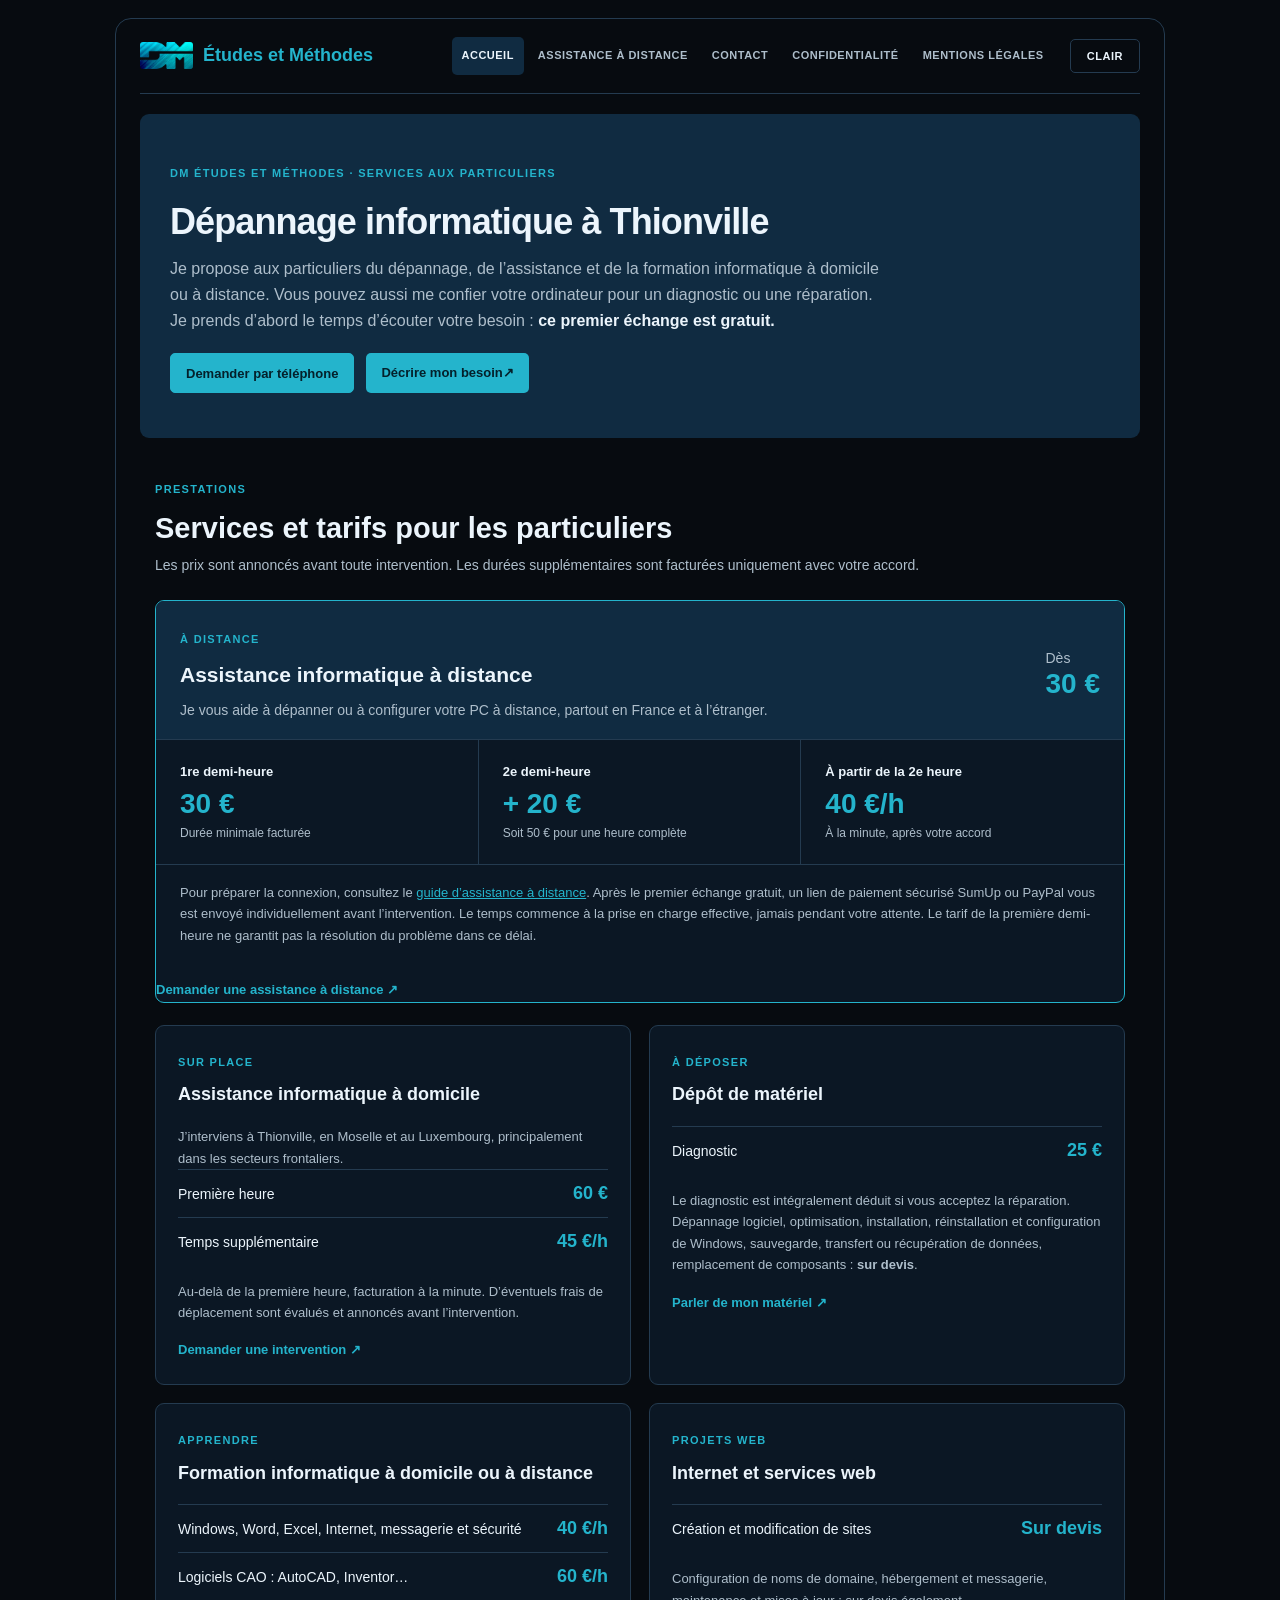
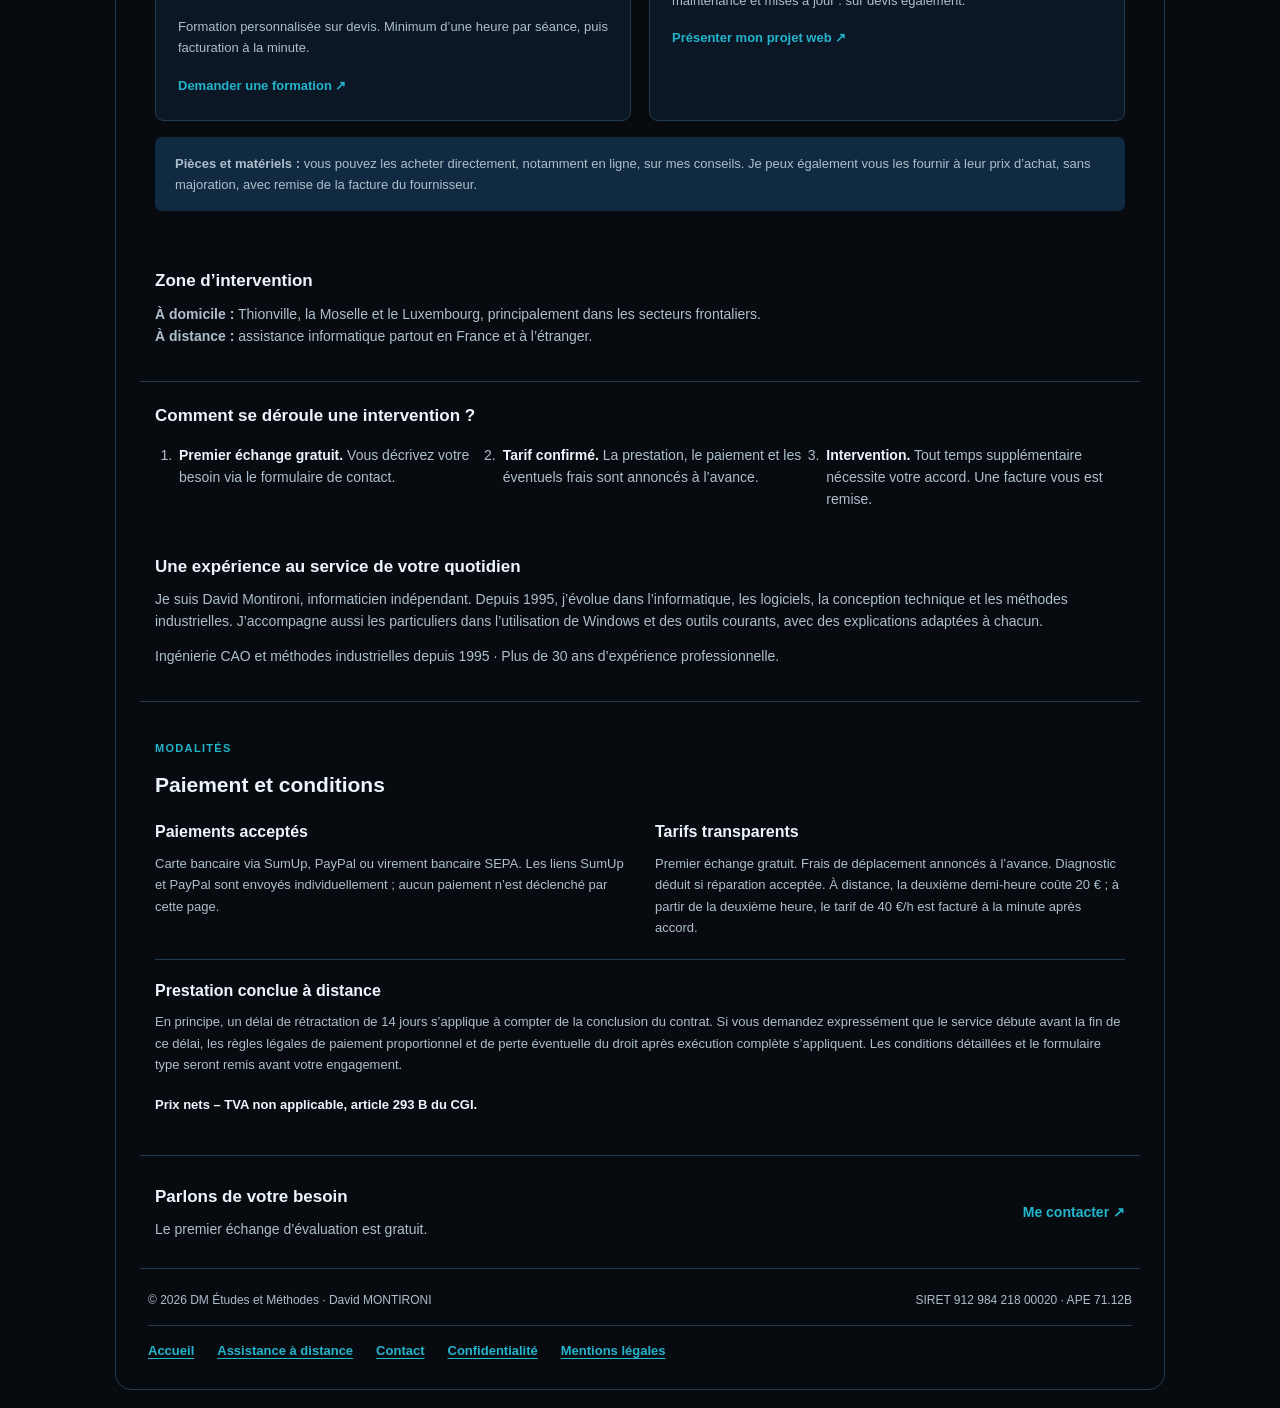
<file: index.html>
<!doctype html>
<html lang="fr"><head><meta charset="utf-8"><meta name="viewport" content="width=device-width, initial-scale=1">
<meta name="description" content="Dépannage informatique à domicile à Thionville et en Moselle. Assistance PC, Windows, configuration et formation. Intervention à distance partout en France."><meta name="color-scheme" content="dark light"><meta name="robots" content="index,follow"><meta name="theme-color" content="#070b10">
<title>Dépannage informatique Thionville | DM Études et Méthodes</title>
<link rel="canonical" href="https://servicesauxparticuliers.montironi.fr/">
<meta property="og:type" content="website">
<meta property="og:locale" content="fr_FR">
<meta property="og:site_name" content="DM Études et Méthodes">
<meta property="og:title" content="Dépannage informatique Thionville | DM Études et Méthodes">
<meta property="og:description" content="Dépannage informatique à domicile à Thionville et en Moselle. Assistance PC, Windows, configuration et formation. Intervention à distance partout en France.">
<meta property="og:url" content="https://servicesauxparticuliers.montironi.fr/">
<meta property="og:image" content="https://servicesauxparticuliers.montironi.fr/assets/partage.png">
<link rel="icon" type="image/png" href="assets/favicon.png"><link rel="stylesheet" href="assets/style.css?v=20261123-3"><link rel="stylesheet" href="assets/tarifs.css?v=20261025-titre"><script defer src="assets/main.js"></script><script defer src="assets/telephone.js"></script>
<script type="application/ld+json">
{
  "@context": "https://schema.org",
  "@type": "LocalBusiness",
  "@id": "https://servicesauxparticuliers.montironi.fr/#entreprise",
  "name": "DM Études et Méthodes",
  "url": "https://servicesauxparticuliers.montironi.fr/",
  "description": "Dépannage, assistance et formation informatique pour les particuliers. Intervention à domicile à Thionville, en Moselle et au Luxembourg, principalement dans les secteurs frontaliers, et assistance à distance en France et à l’étranger.",
  "areaServed": [
    {
      "@type": "City",
      "name": "Thionville"
    },
    {
      "@type": "AdministrativeArea",
      "name": "Moselle"
    },
    "Luxembourg, principalement les secteurs frontaliers",
    "France et étranger pour l’assistance à distance"
  ],
  "hasOfferCatalog": {
    "@type": "OfferCatalog",
    "name": "Services informatiques pour les particuliers",
    "itemListElement": [
      {
        "@type": "Offer",
        "itemOffered": {
          "@type": "Service",
          "name": "Assistance informatique à distance",
          "areaServed": "France et étranger",
          "url": "https://servicesauxparticuliers.montironi.fr/assistance-distance.html"
        }
      },
      {
        "@type": "Offer",
        "itemOffered": {
          "@type": "Service",
          "name": "Dépannage et assistance informatique à domicile",
          "areaServed": "Thionville, Moselle et Luxembourg, principalement les secteurs frontaliers"
        }
      },
      {
        "@type": "Offer",
        "itemOffered": {
          "@type": "Service",
          "name": "Diagnostic et dépannage sur dépôt de matériel"
        }
      },
      {
        "@type": "Offer",
        "itemOffered": {
          "@type": "Service",
          "name": "Formation informatique pour les particuliers"
        }
      },
      {
        "@type": "Offer",
        "itemOffered": {
          "@type": "Service",
          "name": "Internet et services web"
        }
      }
    ]
  }
}
</script>
</head>
<body><a class="skip-link" href="#contenu">Aller au contenu</a><div class="site-shell"><header class="topbar"><a href="#accueil" class="brand" aria-label="DM Études et Méthodes, accueil"><img src="assets/logo-dm.png" alt="" width="55" height="28"><span><strong>Études et Méthodes</strong></span></a><nav class="nav" aria-label="Navigation principale"><a href="#accueil" aria-current="page">Accueil</a><a href="assistance-distance.html">Assistance à distance</a><a href="contact.html">Contact</a><a href="confidentialite.html">Confidentialité</a><a href="mentions-legales.html">Mentions légales</a></nav><button id="theme-switch" type="button" aria-label="Passer au thème clair">CLAIR</button></header>
<main id="contenu" tabindex="-1"><section class="hero" id="accueil"><div class="hero-content"><span class="eyebrow">DM ÉTUDES ET MÉTHODES · SERVICES AUX PARTICULIERS</span><h1>Dépannage informatique à Thionville</h1><p>Je propose aux particuliers du dépannage, de l’assistance et de la formation informatique à domicile ou à distance. Vous pouvez aussi me confier votre ordinateur pour un diagnostic ou une réparation. Je prends d’abord le temps d’écouter votre besoin : <strong>ce premier échange est gratuit.</strong></p><div class="hero-actions"><button type="button" class="assist-call" id="assist-call" aria-controls="assist-call-result" aria-expanded="false">Demander par téléphone</button><a class="cta" href="contact.html">Décrire mon besoin <span aria-hidden="true">↗</span></a></div><div id="assist-call-result" class="assist-call-result" aria-live="polite" hidden></div><noscript><p class="assist-small">Pour obtenir le numéro de téléphone, utilisez le formulaire de contact.</p></noscript></div></section>
<section class="tariff-section" id="tarifs" aria-labelledby="tarifs-title"><div class="section-intro"><span class="eyebrow">PRESTATIONS</span><h2 id="tarifs-title">Services et tarifs pour les particuliers</h2><p>Les prix sont annoncés avant toute intervention. Les durées supplémentaires sont facturées uniquement avec votre accord.</p></div>
<article class="remote-card" aria-labelledby="remote-title"><div class="remote-heading"><div><span class="eyebrow">À DISTANCE</span><h3 id="remote-title">Assistance informatique à distance</h3><p>Je vous aide à dépanner ou à configurer votre PC à distance, partout en France et à l’étranger.</p></div><span class="featured-price">Dès <strong>30 €</strong></span></div><div class="rate-grid" role="list" aria-label="Tarifs de l'assistance informatique à distance"><div class="rate-cell" role="listitem"><span>1re demi-heure</span><strong>30 €</strong><small>Durée minimale facturée</small></div><div class="rate-cell" role="listitem"><span>2e demi-heure</span><strong>+ 20 €</strong><small>Soit 50 € pour une heure complète</small></div><div class="rate-cell" role="listitem"><span>À partir de la 2e heure</span><strong>40 €/h</strong><small>À la minute, après votre accord</small></div></div><p class="remote-note">Pour préparer la connexion, consultez le <a href="assistance-distance.html">guide d’assistance à distance</a>. Après le premier échange gratuit, un lien de paiement sécurisé SumUp ou PayPal vous est envoyé individuellement avant l’intervention. Le temps commence à la prise en charge effective, jamais pendant votre attente. Le tarif de la première demi-heure ne garantit pas la résolution du problème dans ce délai.</p><a class="request-link" href="contact.html?prestation=distance">Demander une assistance à distance <span aria-hidden="true">↗</span></a></article>
<div class="service-rates"><article class="rate-panel"><span class="eyebrow">SUR PLACE</span><h3>Assistance informatique à domicile</h3><p>J’interviens à Thionville, en Moselle et au Luxembourg, principalement dans les secteurs frontaliers.</p><div class="price-row"><span>Première heure</span><strong>60 €</strong></div><div class="price-row"><span>Temps supplémentaire</span><strong>45 €/h</strong></div><p>Au-delà de la première heure, facturation à la minute. D’éventuels frais de déplacement sont évalués et annoncés avant l’intervention.</p><a class="request-link" href="contact.html?prestation=domicile">Demander une intervention <span aria-hidden="true">↗</span></a></article>
<article class="rate-panel"><span class="eyebrow">À DÉPOSER</span><h3>Dépôt de matériel</h3><div class="price-row"><span>Diagnostic</span><strong>25 €</strong></div><p>Le diagnostic est intégralement déduit si vous acceptez la réparation. Dépannage logiciel, optimisation, installation, réinstallation et configuration de Windows, sauvegarde, transfert ou récupération de données, remplacement de composants : <strong>sur devis</strong>.</p><a class="request-link" href="contact.html?prestation=depot">Parler de mon matériel <span aria-hidden="true">↗</span></a></article>
<article class="rate-panel"><span class="eyebrow">APPRENDRE</span><h3>Formation informatique à domicile ou à distance</h3><div class="price-row"><span>Windows, Word, Excel, Internet, messagerie et sécurité</span><strong>40 €/h</strong></div><div class="price-row"><span>Logiciels CAO : AutoCAD, Inventor…</span><strong>60 €/h</strong></div><p>Formation personnalisée sur devis. Minimum d’une heure par séance, puis facturation à la minute.</p><a class="request-link" href="contact.html?prestation=formation">Demander une formation <span aria-hidden="true">↗</span></a></article>
<article class="rate-panel"><span class="eyebrow">PROJETS WEB</span><h3>Internet et services web</h3><div class="price-row"><span>Création et modification de sites</span><strong>Sur devis</strong></div><p>Configuration de noms de domaine, hébergement et messagerie, maintenance et mises à jour : sur devis également.</p><a class="request-link" href="contact.html?prestation=web">Présenter mon projet web <span aria-hidden="true">↗</span></a></article></div><p class="material-note"><strong>Pièces et matériels :</strong> vous pouvez les acheter directement, notamment en ligne, sur mes conseils. Je peux également vous les fournir à leur prix d’achat, sans majoration, avec remise de la facture du fournisseur.</p></section>
<section class="expertise" id="zone-intervention" aria-labelledby="zone-title"><h2 id="zone-title">Zone d’intervention</h2><p><strong>À domicile :</strong> Thionville, la Moselle et le Luxembourg, principalement dans les secteurs frontaliers.<br><strong>À distance :</strong> assistance informatique partout en France et à l’étranger.</p></section>
<section class="expertise process" id="fonctionnement" aria-labelledby="process-title"><h2 id="process-title">Comment se déroule une intervention ?</h2><ol><li><strong>Premier échange gratuit.</strong> Vous décrivez votre besoin via le formulaire de contact.</li><li><strong>Tarif confirmé.</strong> La prestation, le paiement et les éventuels frais sont annoncés à l’avance.</li><li><strong>Intervention.</strong> Tout temps supplémentaire nécessite votre accord. Une facture vous est remise.</li></ol></section>
<section class="expertise about" aria-labelledby="about-title"><h2 id="about-title">Une expérience au service de votre quotidien</h2><p>Je suis David Montironi, informaticien indépendant. Depuis 1995, j’évolue dans l’informatique, les logiciels, la conception technique et les méthodes industrielles. J’accompagne aussi les particuliers dans l’utilisation de Windows et des outils courants, avec des explications adaptées à chacun.</p><p>Ingénierie CAO et méthodes industrielles depuis 1995 · Plus de 30 ans d’expérience professionnelle.</p></section>
<section class="conditions" id="conditions" aria-labelledby="conditions-title"><span class="eyebrow">MODALITÉS</span><h2 id="conditions-title">Paiement et conditions</h2><div class="condition-grid"><div><h3>Paiements acceptés</h3><p>Carte bancaire via SumUp, PayPal ou virement bancaire SEPA. Les liens SumUp et PayPal sont envoyés individuellement ; aucun paiement n’est déclenché par cette page.</p></div><div><h3>Tarifs transparents</h3><p>Premier échange gratuit. Frais de déplacement annoncés à l’avance. Diagnostic déduit si réparation acceptée. À distance, la deuxième demi-heure coûte 20 € ; à partir de la deuxième heure, le tarif de 40 €/h est facturé à la minute après accord.</p></div></div><div class="consumer-note"><h3>Prestation conclue à distance</h3><p>En principe, un délai de rétractation de 14 jours s’applique à compter de la conclusion du contrat. Si vous demandez expressément que le service débute avant la fin de ce délai, les règles légales de paiement proportionnel et de perte éventuelle du droit après exécution complète s’appliquent. Les conditions détaillées et le formulaire type seront remis avant votre engagement.</p></div><p class="tax-note">Prix nets – TVA non applicable, article 293 B du CGI.</p></section>
<section class="signature"><div><h2>Parlons de votre besoin</h2><p>Le premier échange d’évaluation est gratuit.</p></div><a href="contact.html">Me contacter <span aria-hidden="true">↗</span></a></section></main><footer class="footer">
  <div class="footer-meta">
    <span>© 2026 DM Études et Méthodes · David MONTIRONI</span>
    <span>SIRET 912 984 218 00020 · APE 71.12B</span>
  </div>
  <nav class="footer-nav" aria-label="Navigation de pied de page">
    <a href="./">Accueil</a>
    <a href="assistance-distance.html">Assistance à distance</a>
    <a href="contact.html">Contact</a>
    <a href="confidentialite.html">Confidentialité</a>
    <a href="mentions-legales.html">Mentions légales</a>
  </nav>
</footer></div></body></html>
</file>
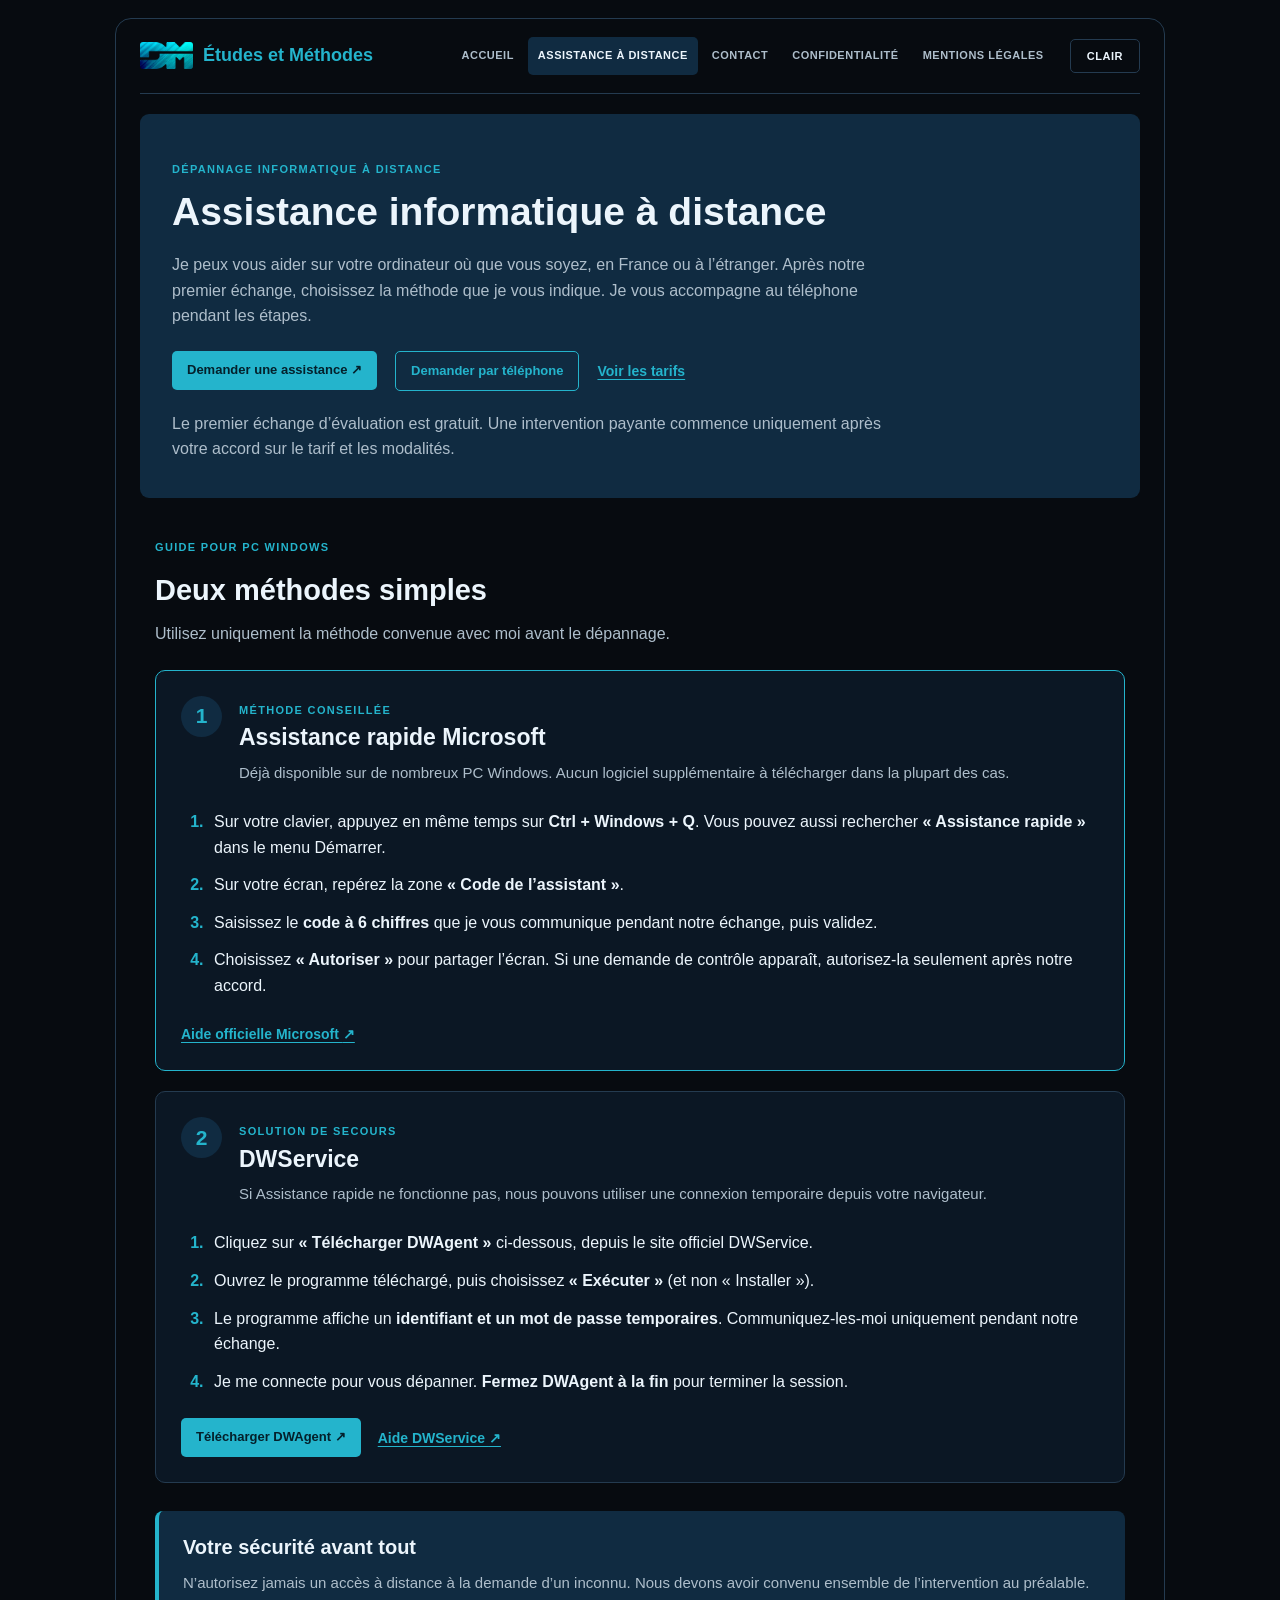
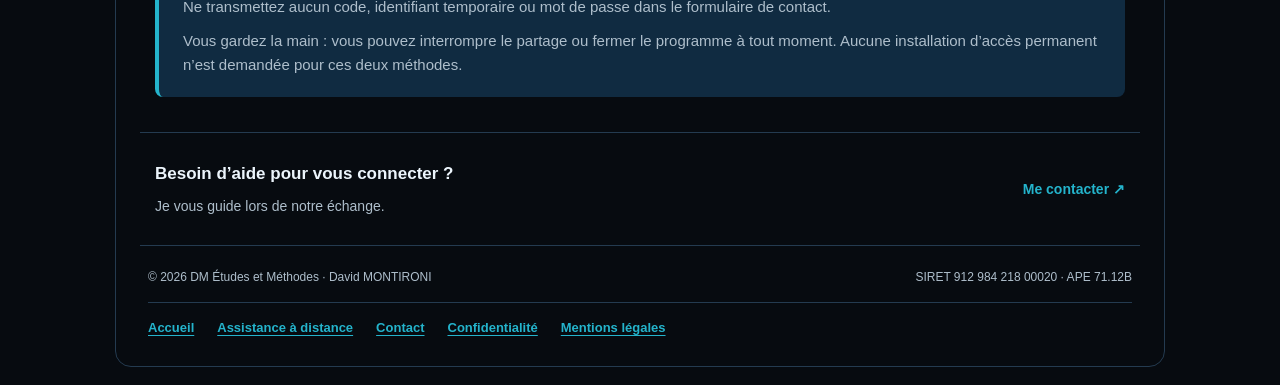
<file: assistance-distance.html>
<!doctype html>
<html lang="fr">
<head>
<meta charset="utf-8">
<meta name="viewport" content="width=device-width, initial-scale=1">
<meta name="description" content="Assistance informatique à distance en France et à l’étranger. Préparez votre dépannage PC avec le guide Assistance rapide Microsoft ou DWService.">
<meta name="robots" content="index,follow">
<meta name="color-scheme" content="dark light">
<meta name="theme-color" content="#070b10">
<title>Assistance informatique à distance | DM Études et Méthodes</title>
<link rel="canonical" href="https://servicesauxparticuliers.montironi.fr/assistance-distance.html">
<meta property="og:type" content="website">
<meta property="og:locale" content="fr_FR">
<meta property="og:site_name" content="DM Études et Méthodes">
<meta property="og:title" content="Assistance informatique à distance | DM Études et Méthodes">
<meta property="og:description" content="Assistance informatique à distance en France et à l’étranger. Préparez votre dépannage PC avec le guide Assistance rapide Microsoft ou DWService.">
<meta property="og:url" content="https://servicesauxparticuliers.montironi.fr/assistance-distance.html">
<meta property="og:image" content="https://servicesauxparticuliers.montironi.fr/assets/partage.png">
<link rel="icon" type="image/png" href="assets/favicon.png">
<link rel="stylesheet" href="assets/style.css?v=20261123-3">
<link rel="stylesheet" href="assets/assistance.css">
<script defer src="assets/main.js"></script>
<script defer src="assets/telephone.js"></script>
</head>
<body>
<a class="skip-link" href="#contenu">Aller au contenu</a>
<div class="site-shell">
<header class="topbar">
<a href="./" class="brand" aria-label="DM Études et Méthodes, accueil"><img src="assets/logo-dm.png" alt="" width="55" height="28"><span><strong>Études et Méthodes</strong></span></a>
<nav class="nav" aria-label="Navigation principale">
<a href="./">Accueil</a><a href="assistance-distance.html" aria-current="page">Assistance à distance</a><a href="contact.html">Contact</a><a href="confidentialite.html">Confidentialité</a><a href="mentions-legales.html">Mentions légales</a>
</nav>
<button id="theme-switch" type="button" aria-label="Passer au thème clair">CLAIR</button>
</header>
<main id="contenu" tabindex="-1">
<section class="assist-hero">
<p class="eyebrow">DÉPANNAGE INFORMATIQUE À DISTANCE</p>
<h1>Assistance informatique à distance</h1>
<p>Je peux vous aider sur votre ordinateur où que vous soyez, en France ou à l’étranger. Après notre premier échange, choisissez la méthode que je vous indique. Je vous accompagne au téléphone pendant les étapes.</p>
<div class="assist-hero-actions">
<a class="cta" href="contact.html?prestation=distance">Demander une assistance <span aria-hidden="true">↗</span></a>
<button type="button" class="assist-call" id="assist-call" aria-controls="assist-call-result" aria-expanded="false">Demander par téléphone</button>
<a class="assist-secondary" href="./#tarifs">Voir les tarifs</a>
</div>
<div id="assist-call-result" class="assist-call-result" aria-live="polite" hidden></div>
<noscript><p class="assist-small">Pour obtenir notre numéro, veuillez utiliser le formulaire de contact.</p></noscript>
<p class="assist-small">Le premier échange d’évaluation est gratuit. Une intervention payante commence uniquement après votre accord sur le tarif et les modalités.</p>
</section>
<section class="assist-content" aria-labelledby="methods-title">
<div class="assist-intro"><span class="eyebrow">GUIDE POUR PC WINDOWS</span><h2 id="methods-title">Deux méthodes simples</h2><p>Utilisez uniquement la méthode convenue avec moi avant le dépannage.</p></div>
<article class="assist-method" aria-labelledby="quick-title">
<div class="assist-method-heading"><span class="assist-number" aria-hidden="true">1</span><div><span class="eyebrow">MÉTHODE CONSEILLÉE</span><h3 id="quick-title">Assistance rapide Microsoft</h3><p>Déjà disponible sur de nombreux PC Windows. Aucun logiciel supplémentaire à télécharger dans la plupart des cas.</p></div></div>
<ol class="assist-steps">
<li>Sur votre clavier, appuyez en même temps sur <strong>Ctrl + Windows + Q</strong>. Vous pouvez aussi rechercher <strong>« Assistance rapide »</strong> dans le menu Démarrer.</li>
<li>Sur votre écran, repérez la zone <strong>« Code de l’assistant »</strong>.</li>
<li>Saisissez le <strong>code à 6 chiffres</strong> que je vous communique pendant notre échange, puis validez.</li>
<li>Choisissez <strong>« Autoriser »</strong> pour partager l’écran. Si une demande de contrôle apparaît, autorisez-la seulement après notre accord.</li>
</ol>
<div class="assist-actions"><a class="assist-link" href="https://support.microsoft.com/fr-fr/windows/apps/solve-pc-problems-remotely-using-quick-assist" target="_blank" rel="noopener noreferrer">Aide officielle Microsoft <span aria-hidden="true">↗</span></a></div>
</article>
<article class="assist-method" aria-labelledby="dw-title">
<div class="assist-method-heading"><span class="assist-number" aria-hidden="true">2</span><div><span class="eyebrow">SOLUTION DE SECOURS</span><h3 id="dw-title">DWService</h3><p>Si Assistance rapide ne fonctionne pas, nous pouvons utiliser une connexion temporaire depuis votre navigateur.</p></div></div>
<ol class="assist-steps">
<li>Cliquez sur <strong>« Télécharger DWAgent »</strong> ci-dessous, depuis le site officiel DWService.</li>
<li>Ouvrez le programme téléchargé, puis choisissez <strong>« Exécuter »</strong> (et non « Installer »).</li>
<li>Le programme affiche un <strong>identifiant et un mot de passe temporaires</strong>. Communiquez-les-moi uniquement pendant notre échange.</li>
<li>Je me connecte pour vous dépanner. <strong>Fermez DWAgent à la fin</strong> pour terminer la session.</li>
</ol>
<div class="assist-actions"><a class="cta" href="https://www.dwservice.net/fr/download.html" target="_blank" rel="noopener noreferrer">Télécharger DWAgent <span aria-hidden="true">↗</span></a><a class="assist-link" href="https://www.dwservice.net/fr/faq.html" target="_blank" rel="noopener noreferrer">Aide DWService <span aria-hidden="true">↗</span></a></div>
</article>
<aside class="assist-safety" aria-labelledby="safe-title"><h2 id="safe-title">Votre sécurité avant tout</h2><p>N’autorisez jamais un accès à distance à la demande d’un inconnu. Nous devons avoir convenu ensemble de l’intervention au préalable. Ne transmettez aucun code, identifiant temporaire ou mot de passe dans le formulaire de contact.</p><p>Vous gardez la main : vous pouvez interrompre le partage ou fermer le programme à tout moment. Aucune installation d’accès permanent n’est demandée pour ces deux méthodes.</p></aside>
</section>
<section class="signature"><div><h2>Besoin d’aide pour vous connecter ?</h2><p>Je vous guide lors de notre échange.</p></div><a href="contact.html?prestation=distance">Me contacter <span aria-hidden="true">↗</span></a></section>
</main>
<footer class="footer">
  <div class="footer-meta">
    <span>© 2026 DM Études et Méthodes · David MONTIRONI</span>
    <span>SIRET 912 984 218 00020 · APE 71.12B</span>
  </div>
  <nav class="footer-nav" aria-label="Navigation de pied de page">
    <a href="./">Accueil</a>
    <a href="assistance-distance.html">Assistance à distance</a>
    <a href="contact.html">Contact</a>
    <a href="confidentialite.html">Confidentialité</a>
    <a href="mentions-legales.html">Mentions légales</a>
  </nav>
</footer>
</div></body></html>
</file>
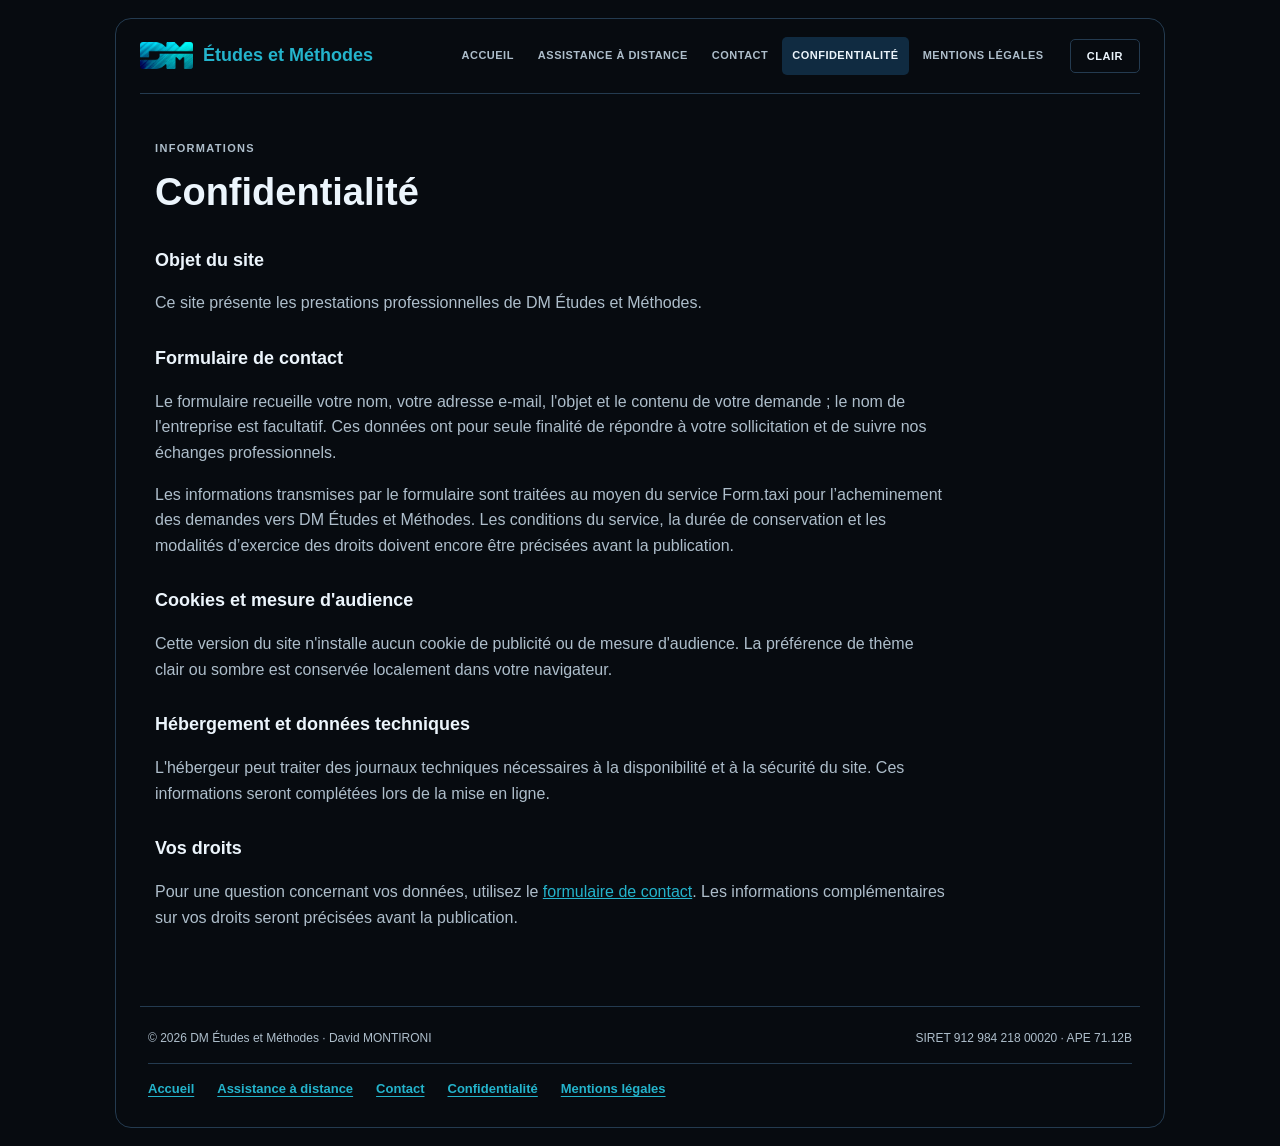
<file: confidentialite.html>
<!doctype html>
<html lang="fr"><head><meta charset="utf-8"><meta name="viewport" content="width=device-width, initial-scale=1">
<meta name="description" content="Politique de confidentialité du site DM Études et Méthodes."><meta name="color-scheme" content="dark light">
<meta name="robots" content="noindex,follow">
<title>Confidentialité — DM Études et Méthodes</title>
<link rel="canonical" href="https://servicesauxparticuliers.montironi.fr/confidentialite.html">
<link rel="icon" type="image/png" href="assets/favicon.png"><link rel="stylesheet" href="assets/style.css?v=20261123-3"><script defer src="assets/main.js"></script></head>
<body><a class="skip-link" href="#contenu">Aller au contenu</a><div class="site-shell"><header class="topbar"><a href="./" class="brand" aria-label="DM Études et Méthodes, accueil"><img src="assets/logo-dm.png" alt="" width="55" height="28"><span><strong>Études et Méthodes</strong></span></a><nav class="nav" aria-label="Navigation principale"><a href="./" >Accueil</a><a href="assistance-distance.html">Assistance à distance</a><a href="contact.html">Contact</a><a href="confidentialite.html" aria-current="page" >Confidentialité</a><a href="mentions-legales.html" >Mentions légales</a></nav><button id="theme-switch" type="button" aria-label="Passer au thème clair">CLAIR</button></header>
<main id="contenu" tabindex="-1"><section class="inner"><p class="eyebrow">INFORMATIONS</p><h1>Confidentialité</h1>
<h2>Objet du site</h2><p>Ce site présente les prestations professionnelles de DM Études et Méthodes.</p>
<h2>Formulaire de contact</h2><p>Le formulaire recueille votre nom, votre adresse e-mail, l'objet et le contenu de votre demande ; le nom de l'entreprise est facultatif. Ces données ont pour seule finalité de répondre à votre sollicitation et de suivre nos échanges professionnels.</p>
<p>Les informations transmises par le formulaire sont traitées au moyen du service Form.taxi pour l’acheminement des demandes vers DM Études et Méthodes. Les conditions du service, la durée de conservation et les modalités d’exercice des droits doivent encore être précisées avant la publication.</p>
<h2>Cookies et mesure d'audience</h2><p>Cette version du site n'installe aucun cookie de publicité ou de mesure d'audience. La préférence de thème clair ou sombre est conservée localement dans votre navigateur.</p>
<h2>Hébergement et données techniques</h2><p>L'hébergeur peut traiter des journaux techniques nécessaires à la disponibilité et à la sécurité du site. Ces informations seront complétées lors de la mise en ligne.</p>
<h2>Vos droits</h2><p>Pour une question concernant vos données, utilisez le <a href="contact.html">formulaire de contact</a>. Les informations complémentaires sur vos droits seront précisées avant la publication.</p>
</section></main><footer class="footer">
  <div class="footer-meta">
    <span>© 2026 DM Études et Méthodes · David MONTIRONI</span>
    <span>SIRET 912 984 218 00020 · APE 71.12B</span>
  </div>
  <nav class="footer-nav" aria-label="Navigation de pied de page">
    <a href="./">Accueil</a>
    <a href="assistance-distance.html">Assistance à distance</a>
    <a href="contact.html">Contact</a>
    <a href="confidentialite.html">Confidentialité</a>
    <a href="mentions-legales.html">Mentions légales</a>
  </nav>
</footer></div></body></html>
</file>
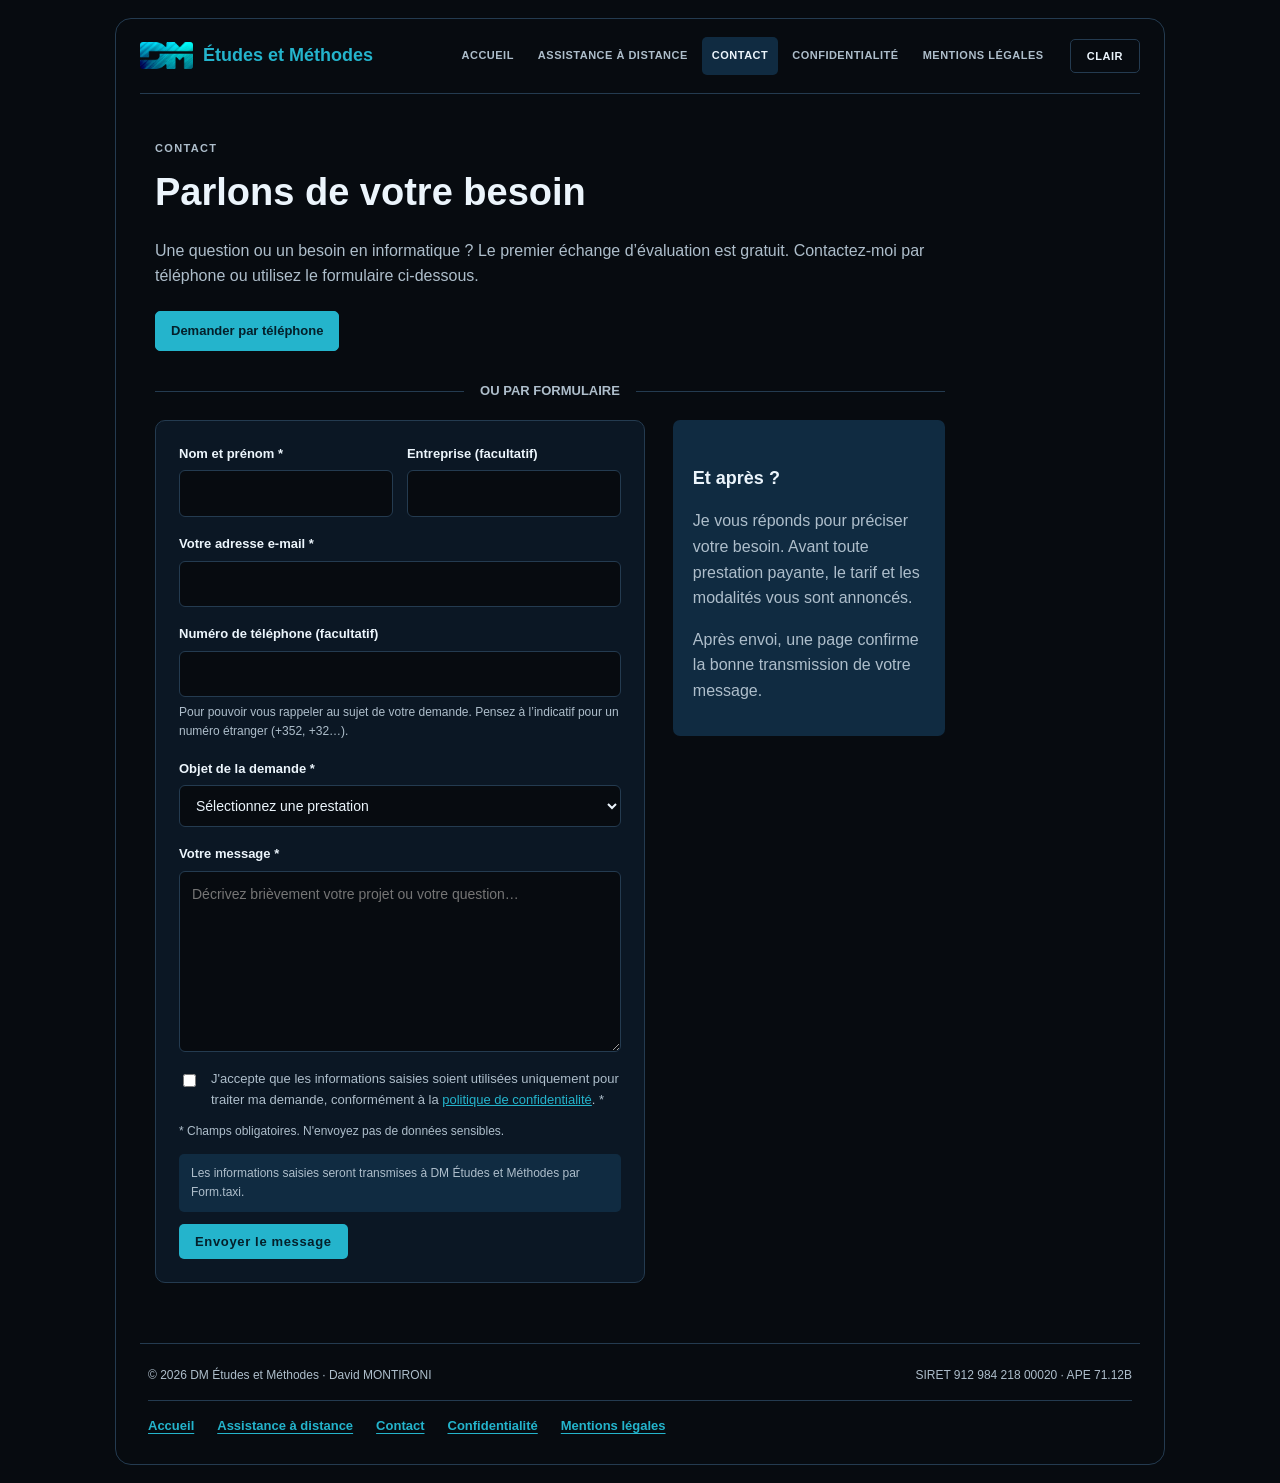
<file: contact.html>
<!doctype html>
<html lang="fr"><head><meta charset="utf-8"><meta name="viewport" content="width=device-width, initial-scale=1">
<meta name="description" content="Contactez David Montironi pour un dépannage, une assistance ou une formation informatique. Le premier échange d’évaluation est gratuit."><meta name="color-scheme" content="dark light"><meta name="robots" content="index,follow"><title>Contact dépannage, assistance et formation | DM Études et Méthodes</title>
<link rel="canonical" href="https://servicesauxparticuliers.montironi.fr/contact.html">
<meta property="og:type" content="website">
<meta property="og:locale" content="fr_FR">
<meta property="og:site_name" content="DM Études et Méthodes">
<meta property="og:title" content="Contact dépannage, assistance et formation | DM Études et Méthodes">
<meta property="og:description" content="Contactez David Montironi pour un dépannage, une assistance ou une formation informatique. Le premier échange d’évaluation est gratuit.">
<meta property="og:url" content="https://servicesauxparticuliers.montironi.fr/contact.html">
<meta property="og:image" content="https://servicesauxparticuliers.montironi.fr/assets/partage.png">
<link rel="icon" type="image/png" href="assets/favicon.png"><link rel="stylesheet" href="assets/style.css?v=20261123-3"><link rel="stylesheet" href="assets/assistance.css"><script defer src="assets/main.js"></script><script defer src="assets/contact.js"></script><script defer src="assets/telephone.js"></script></head>
<body><a class="skip-link" href="#contenu">Aller au contenu</a><div class="site-shell"><header class="topbar"><a href="./" class="brand" aria-label="DM Études et Méthodes, accueil"><img src="assets/logo-dm.png" alt="" width="55" height="28"><span><strong>Études et Méthodes</strong></span></a><nav class="nav" aria-label="Navigation principale"><a href="./" >Accueil</a><a href="assistance-distance.html">Assistance à distance</a><a href="contact.html" aria-current="page" >Contact</a><a href="confidentialite.html" >Confidentialité</a><a href="mentions-legales.html" >Mentions légales</a></nav><button id="theme-switch" type="button" aria-label="Passer au thème clair">CLAIR</button></header>
<main id="contenu" tabindex="-1">
<section class="inner">
  <p class="eyebrow">CONTACT</p>
  <h1>Parlons de votre besoin</h1>
  <p>Une question ou un besoin en informatique ? Le premier échange d’évaluation est gratuit. Contactez-moi par téléphone ou utilisez le formulaire ci-dessous.</p>
  <div class="assist-hero-actions contact-call-choice">
    <button type="button" class="assist-call" id="assist-call" aria-controls="assist-call-result" aria-expanded="false">Demander par téléphone</button>
  </div>
  <div id="assist-call-result" class="assist-call-result" aria-live="polite" hidden></div>
  <noscript><p class="small-muted">Pour obtenir notre numéro, veuillez utiliser le formulaire de contact.</p></noscript>
  <div class="contact-divider"><span>OU PAR FORMULAIRE</span></div>
  <div class="contact-layout">
    <form class="contact-form" id="contact-form" action="https://form.taxi/s/ckeej8k7" method="post">
      <div class="form-row">
        <div class="field"><label for="nom">Nom et prénom <span aria-hidden="true">*</span></label><input id="nom" name="nom" autocomplete="name" required maxlength="120"></div>
        <div class="field"><label for="societe">Entreprise (facultatif)</label><input id="societe" name="societe" autocomplete="organization" maxlength="150"></div>
      </div>
      <div class="field"><label for="email">Votre adresse e-mail <span aria-hidden="true">*</span></label><input id="email" name="email" type="email" autocomplete="email" required maxlength="254"></div>
      <div class="field"><label for="telephone">Numéro de téléphone (facultatif)</label><input id="telephone" name="telephone" type="tel" autocomplete="tel" inputmode="tel" maxlength="40" aria-describedby="telephone-aide"><small id="telephone-aide" class="small-muted">Pour pouvoir vous rappeler au sujet de votre demande. Pensez à l’indicatif pour un numéro étranger (+352, +32…).</small></div>
      <div class="field"><label for="objet">Objet de la demande <span aria-hidden="true">*</span></label>
        <select id="objet" name="objet" required>
          <option value="">Sélectionnez une prestation</option>
          <option value="Assistance informatique à distance">Assistance informatique à distance</option>
          <option value="Intervention à domicile">Intervention à domicile</option>
          <option value="Dépôt de matériel">Dépôt de matériel</option>
          <option value="Formation informatique">Formation informatique</option>
          <option value="Internet et services web">Internet et services web</option>
          <option value="Autre demande">Autre demande</option>
        </select>
      </div>
      <div class="field"><label for="message">Votre message <span aria-hidden="true">*</span></label><textarea id="message" name="message" rows="7" minlength="10" maxlength="5000" required placeholder="Décrivez brièvement votre projet ou votre question…"></textarea></div>
      <div class="trap" aria-hidden="true"><label for="site-web">Site web (laisser vide)</label><input id="site-web" name="site_web" tabindex="-1" autocomplete="off"></div>
      <label class="checkline"><input type="checkbox" name="consentement" value="oui" required><span>J'accepte que les informations saisies soient utilisées uniquement pour traiter ma demande, conformément à la <a href="confidentialite.html">politique de confidentialité</a>. <span aria-hidden="true">*</span></span></label>
      <p class="small-muted">* Champs obligatoires. N'envoyez pas de données sensibles.</p>
      <p class="form-status" id="form-status" role="status" aria-live="polite">Les informations saisies seront transmises à DM Études et Méthodes par Form.taxi.</p>
      <button class="send-button" type="submit">Envoyer le message</button>
    </form>
    <aside class="note contact-aside"><h2>Et après ?</h2><p>Je vous réponds pour préciser votre besoin. Avant toute prestation payante, le tarif et les modalités vous sont annoncés.</p><p>Après envoi, une page confirme la bonne transmission de votre message.</p></aside>
  </div>
</section>
</main><footer class="footer">
  <div class="footer-meta">
    <span>© 2026 DM Études et Méthodes · David MONTIRONI</span>
    <span>SIRET 912 984 218 00020 · APE 71.12B</span>
  </div>
  <nav class="footer-nav" aria-label="Navigation de pied de page">
    <a href="./">Accueil</a>
    <a href="assistance-distance.html">Assistance à distance</a>
    <a href="contact.html">Contact</a>
    <a href="confidentialite.html">Confidentialité</a>
    <a href="mentions-legales.html">Mentions légales</a>
  </nav>
</footer></div></body></html>
</file>
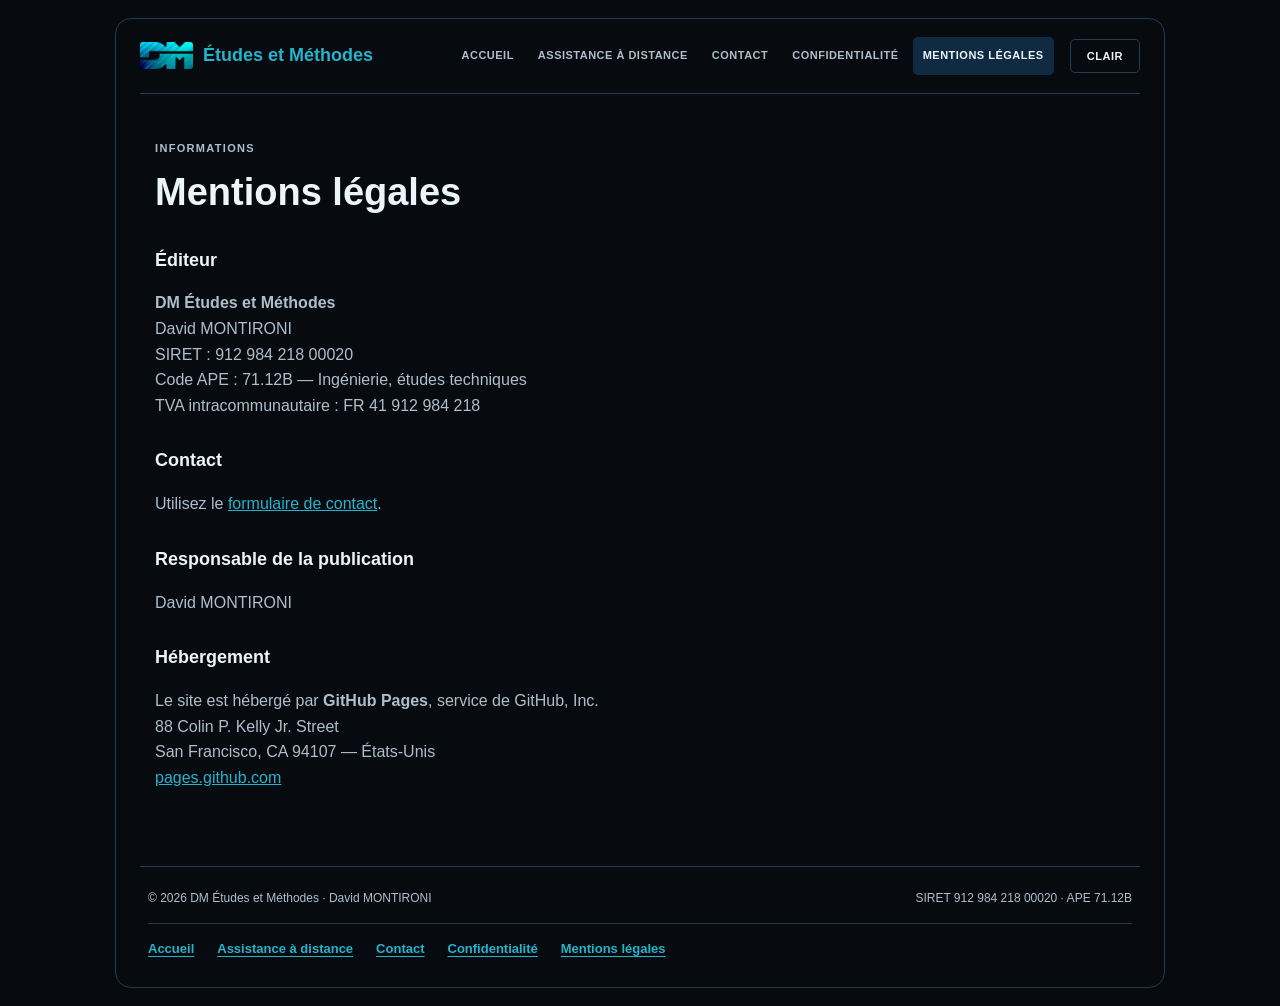
<file: mentions-legales.html>
<!doctype html>
<html lang="fr"><head><meta charset="utf-8"><meta name="viewport" content="width=device-width, initial-scale=1">
<meta name="description" content="Mentions légales du site DM Études et Méthodes."><meta name="color-scheme" content="dark light">
<meta name="robots" content="noindex,follow">
<title>Mentions légales — DM Études et Méthodes</title>
<link rel="canonical" href="https://servicesauxparticuliers.montironi.fr/mentions-legales.html">
<link rel="icon" type="image/png" href="assets/favicon.png"><link rel="stylesheet" href="assets/style.css?v=20261123-3"><script defer src="assets/main.js"></script></head>
<body><a class="skip-link" href="#contenu">Aller au contenu</a><div class="site-shell"><header class="topbar"><a href="./" class="brand" aria-label="DM Études et Méthodes, accueil"><img src="assets/logo-dm.png" alt="" width="55" height="28"><span><strong>Études et Méthodes</strong></span></a><nav class="nav" aria-label="Navigation principale"><a href="./" >Accueil</a><a href="assistance-distance.html">Assistance à distance</a><a href="contact.html">Contact</a><a href="confidentialite.html" >Confidentialité</a><a href="mentions-legales.html" aria-current="page" >Mentions légales</a></nav><button id="theme-switch" type="button" aria-label="Passer au thème clair">CLAIR</button></header>
<main id="contenu" tabindex="-1"><section class="inner"><p class="eyebrow">INFORMATIONS</p><h1>Mentions légales</h1><h2>Éditeur</h2><p><strong>DM Études et Méthodes</strong><br>David MONTIRONI<br>SIRET : 912 984 218 00020<br>Code APE : 71.12B — Ingénierie, études techniques<br>TVA intracommunautaire : FR 41 912 984 218</p><h2>Contact</h2><p>Utilisez le <a href="contact.html">formulaire de contact</a>.</p><h2>Responsable de la publication</h2><p>David MONTIRONI</p><h2>Hébergement</h2><p>Le site est hébergé par <strong>GitHub Pages</strong>, service de GitHub, Inc.<br>88 Colin P. Kelly Jr. Street<br>San Francisco, CA 94107 — États-Unis<br><a href="https://pages.github.com/" target="_blank" rel="noopener noreferrer">pages.github.com</a></p></section></main><footer class="footer">
  <div class="footer-meta">
    <span>© 2026 DM Études et Méthodes · David MONTIRONI</span>
    <span>SIRET 912 984 218 00020 · APE 71.12B</span>
  </div>
  <nav class="footer-nav" aria-label="Navigation de pied de page">
    <a href="./">Accueil</a>
    <a href="assistance-distance.html">Assistance à distance</a>
    <a href="contact.html">Contact</a>
    <a href="confidentialite.html">Confidentialité</a>
    <a href="mentions-legales.html">Mentions légales</a>
  </nav>
</footer></div></body></html>
</file>
<file: assets/style.css>
*{box-sizing:border-box}html{scroll-behavior:smooth}body{--bg:#070b10;--panel:#0b1724;--hero:#102b41;--text:#ecf5fc;--muted:#aebecb;--line:#243b50;--accent:#24b4cc;--focus:#62d8e8;background:var(--bg);color:var(--text);font-family:Inter,Segoe UI,Arial,sans-serif;margin:0;line-height:1.6}body.light{--bg:#f4f8fa;--panel:#fff;--hero:#e0f1f7;--text:#162738;--muted:#485c6b;--line:#c9dce5;--accent:#087c9b;--focus:#087c9b}a{color:var(--accent)}a:focus-visible,button:focus-visible{outline:3px solid var(--focus);outline-offset:3px}.site-shell{max-width:1050px;margin:18px auto;padding:0 24px;border:1px solid var(--line);border-radius:16px;background:var(--bg)}.topbar{display:flex;align-items:center;gap:16px;flex-wrap:wrap;padding:18px 0;border-bottom:1px solid var(--line)}.brand{text-decoration:none;color:var(--text);display:flex;align-items:center;gap:10px;font-size:18px;font-weight:650;white-space:nowrap}.brand img{object-fit:cover;object-position:center;width:53px;height:27px;border-radius:3px}.brand strong{color:var(--accent)}.nav{display:flex;align-items:center;flex-wrap:wrap;gap:4px;margin-left:auto}.nav a{text-decoration:none;text-transform:uppercase;font-size:11px;letter-spacing:.045em;font-weight:700;color:var(--muted);padding:10px;border-radius:5px}.nav a:hover,.nav a[aria-current]{background:var(--hero);color:var(--text)}button{background:transparent;color:var(--text);border:1px solid var(--line);border-radius:5px;padding:10px 16px;font-weight:650;cursor:pointer;font-size:11px;letter-spacing:.05em}.hero{background:var(--hero);margin-top:20px;padding:45px 30px;border-radius:9px}.eyebrow{color:var(--accent);font-size:11px;font-weight:800;letter-spacing:.12em}.hero h1{font-size:clamp(25px,3vw,36px);line-height:1.23;margin:16px 0 12px;letter-spacing:-.025em}.hero p{max-width:750px;margin:0 0 20px;color:var(--muted)}.cta{display:inline-block;background:var(--accent);color:#04202b;text-decoration:none;padding:9px 15px;border-radius:5px;font-size:13px;font-weight:700}.services{display:grid;grid-template-columns:1fr 1fr;gap:36px;padding:34px 15px 18px}.service-icon{color:var(--accent);font-size:25px;height:35px}.services h2,.expertise h2,.signature h2{font-size:17px;margin:0 0 8px}.services p,.expertise p,.signature p{color:var(--muted);margin:0;font-size:14px}.expertise{padding:20px 15px 34px}.signature{border-top:1px solid var(--line);padding:27px 15px;display:flex;justify-content:space-between;align-items:center;gap:15px}.signature a{font-size:14px;text-decoration:none;font-weight:700}.footer{border-top:1px solid var(--line);display:flex;justify-content:space-between;gap:10px;flex-wrap:wrap;padding:20px 8px 25px;color:var(--muted);font-size:11px}.inner{padding:35px 15px 60px;max-width:820px}.inner h1{font-size:clamp(27px,4vw,38px);line-height:1.3;margin:10px 0 20px}.inner h2{font-size:18px;margin:28px 0 5px}.inner p{color:var(--muted)}.contact-grid{display:grid;grid-template-columns:1fr 1fr;gap:32px;margin-top:32px}.note{background:var(--hero);padding:16px 20px;border-radius:7px}@media(max-width:720px){.site-shell{margin:0;padding:0 15px;border:0;border-radius:0}.topbar{align-items:flex-start}.nav{order:3;width:100%;margin:0}.nav a{padding:8px 7px;font-size:10px}button{margin-left:auto}.hero{padding:30px 20px}.services,.contact-grid{grid-template-columns:1fr;gap:20px}.signature{align-items:flex-start}.footer{display:block}.footer span{display:block;margin-bottom:6px}}
/* Formulaire de contact */
.contact-layout{display:grid;grid-template-columns:minmax(0,1.8fr) minmax(220px,1fr);gap:28px;margin-top:26px;align-items:start}
.contact-form{border:1px solid var(--line);border-radius:10px;padding:23px;background:var(--panel)}
.form-row{display:grid;grid-template-columns:1fr 1fr;gap:14px}
.field{display:flex;flex-direction:column;gap:6px;margin-bottom:17px}
.field label{font-size:13px;font-weight:650}
.field input,.field select,.field textarea{width:100%;border:1px solid var(--line);background:var(--bg);color:var(--text);border-radius:6px;padding:11px 12px;font:inherit;font-size:14px}
.field input:focus,.field select:focus,.field textarea:focus{outline:2px solid var(--focus);outline-offset:1px}
.field textarea{resize:vertical;min-height:140px}
.checkline{display:flex;gap:12px;align-items:flex-start;color:var(--muted);font-size:13px}
.checkline input{accent-color:var(--accent);margin-top:5px}
.small-muted,.form-status{font-size:12px;color:var(--muted)}
.form-status{padding:10px 12px;background:var(--hero);border-radius:5px}
.send-button{background:var(--accent);color:#04202b;border:0;font-size:13px}
.send-button:disabled{opacity:.55;cursor:not-allowed}
.trap{position:absolute;left:-9999px;width:1px;height:1px;overflow:hidden}
.contact-aside{margin-top:0}
@media(max-width:720px){.contact-layout,.form-row{grid-template-columns:1fr}.contact-form{padding:16px}}

.thank-you{padding-top:64px;padding-bottom:72px}.thank-you .cta{display:inline-flex;margin-top:18px}


/* Pied de page commun aux cinq pages */
.footer{
  display:grid;
  grid-template-columns:minmax(0,1fr);
  gap:15px;
  padding:22px 8px 27px;
}
.footer-meta{
  display:flex;
  justify-content:space-between;
  flex-wrap:wrap;
  gap:7px 18px;
  color:var(--muted);
  font-size:12px;
}
.footer-nav{
  display:flex;
  flex-wrap:wrap;
  align-items:center;
  gap:9px 23px;
  border-top:1px solid var(--line);
  padding-top:15px;
}
.footer-nav a{
  color:var(--accent);
  font-size:13px;
  font-weight:650;
  text-decoration:underline;
  text-underline-offset:3px;
}
.footer-nav a:hover{text-decoration-thickness:2px}
@media(max-width:720px){
  .footer{display:grid;padding:21px 0 28px}
  .footer-meta{display:flex;flex-direction:column;gap:4px}
  .footer-meta span{display:inline;margin:0}
  .footer-nav{gap:8px 18px}
  .footer-nav a{font-size:13px;line-height:1.6}
}

/* Accès direct au contenu pour la navigation au clavier. */
.skip-link{position:absolute;left:-9999px;top:auto}
.skip-link:focus{left:12px;top:12px;z-index:10;background:var(--panel);padding:10px}
:where(a,button):focus-visible{outline:2px solid var(--focus);outline-offset:2px}

/* Page Contact : choix téléphonique et séparation avec le formulaire */
.inner .contact-call-choice .assist-call{
  background:var(--accent);color:#04202b;border-color:var(--accent);
}
.inner .contact-call-choice .assist-call:hover{
  background:var(--accent);filter:brightness(1.08);
}
.contact-divider{
  display:flex;align-items:center;gap:16px;margin:30px 0 0;
  color:var(--muted);font-size:13px;font-weight:700;
}
.contact-divider::before,.contact-divider::after{
  content:"";flex:1;height:1px;background:var(--line);
}
.contact-divider + .contact-layout{margin-top:18px}
@media(max-width:720px){.contact-divider{gap:10px;margin-top:26px}}
</file>
<file: assets/tarifs.css>
/* Complément pour la page de tarifs ; l'identité graphique provient de style.css du site principal. */
.hero{scroll-margin-top:10px}.hero h1{max-width:none}.hero p{max-width:720px}.hero strong{color:var(--text)}.tariff-section{padding:37px 15px 36px}.section-intro{margin-bottom:24px}.section-intro h2{font-size:clamp(21px,3vw,29px);line-height:1.25;margin:9px 0 8px}.section-intro p{color:var(--muted);margin:0;font-size:14px}.remote-card{border:1px solid var(--accent);border-radius:9px;background:var(--panel);overflow:hidden}.remote-heading{display:flex;justify-content:space-between;align-items:center;gap:20px;padding:24px 24px 18px;background:var(--hero)}.remote-heading h3{font-size:21px;margin:7px 0}.remote-heading p{color:var(--muted);margin:0;font-size:14px}.featured-price{white-space:nowrap;color:var(--muted);font-size:14px}.featured-price strong{display:block;color:var(--accent);font-size:28px;line-height:1.1}.rate-grid{display:grid;grid-template-columns:repeat(3,minmax(0,1fr));border-top:1px solid var(--line);border-bottom:1px solid var(--line)}.rate-cell{min-width:0;padding:22px 24px;border-right:1px solid var(--line);display:flex;flex-direction:column;gap:5px}.rate-cell:last-child{border-right:0}.rate-cell span{font-size:13px;font-weight:700;color:var(--text)}.rate-cell strong{font-size:28px;line-height:1.15;color:var(--accent)}.rate-cell small{font-size:12px;color:var(--muted);line-height:1.4}.remote-note{color:var(--muted);font-size:13px;line-height:1.65;margin:0;padding:17px 24px}.service-rates{display:grid;grid-template-columns:repeat(2,minmax(0,1fr));gap:18px;margin-top:22px}.rate-panel{border:1px solid var(--line);border-radius:9px;padding:22px;background:var(--panel)}.rate-panel h3{font-size:18px;margin:7px 0 17px}.price-row{display:flex;align-items:baseline;justify-content:space-between;gap:15px;padding:9px 0;border-top:1px solid var(--line);font-size:14px}.price-row strong{white-space:nowrap;color:var(--accent);font-size:18px}.rate-panel p,.material-note{color:var(--muted);font-size:13px;line-height:1.65;margin:16px 0 0}.material-note{background:var(--hero);border-radius:7px;padding:16px 20px}.process{border-top:1px solid var(--line)}.process ol{margin:14px 0 0;padding-left:21px;display:grid;grid-template-columns:repeat(3,1fr);gap:22px}.process li{color:var(--muted);font-size:14px;padding-left:3px}.process strong{color:var(--text)}.about{padding-top:8px}.about p+p{margin-top:12px}.conditions{border-top:1px solid var(--line);padding:32px 15px 40px}.conditions h2{font-size:21px;margin:8px 0 18px}.condition-grid{display:grid;grid-template-columns:1fr 1fr;gap:30px}.conditions h3{font-size:16px;margin:0 0 8px}.conditions p{font-size:13px;color:var(--muted);margin:0;line-height:1.65}.consumer-note{margin-top:20px;border-top:1px solid var(--line);padding-top:18px}.conditions .tax-note{font-weight:700;color:var(--text);margin-top:18px}.footer a{color:var(--accent)}.signature a:focus-visible,.cta:focus-visible{outline:3px solid var(--focus);outline-offset:3px}
@media(max-width:720px){.tariff-section{padding:29px 0}.remote-heading{padding:19px;align-items:flex-start}.featured-price strong{font-size:23px}.rate-grid{grid-template-columns:1fr}.rate-cell{padding:14px 19px;border-right:0;border-bottom:1px solid var(--line)}.rate-cell:last-child{border-bottom:0}.remote-note{padding:15px 19px}.service-rates,.condition-grid,.process ol{grid-template-columns:1fr;gap:16px}.rate-panel{padding:19px}.process ol{padding-left:20px}.conditions{padding:30px 0}.signature{gap:20px}.signature a{white-space:nowrap}}
@media(max-width:410px){.remote-heading{display:block}.featured-price{display:block;margin-top:14px}.featured-price strong{display:inline;margin-left:6px}.signature{display:block}.signature a{display:inline-block;margin-top:14px}}
@media(prefers-reduced-motion:reduce){html{scroll-behavior:auto}}
.contact-section{border-top:1px solid var(--line);padding:35px 15px 48px;scroll-margin-top:20px}.contact-section h2{font-size:21px;margin:8px 0}.contact-intro{color:var(--muted);font-size:14px;margin:0}.contact-section .contact-layout{margin-top:23px}.contact-section .contact-aside h3{font-size:16px;margin:0 0 8px}.contact-section .contact-aside p{font-size:14px;color:var(--muted);line-height:1.6}.request-link{display:inline-block;margin-top:17px;color:var(--accent);text-decoration:none;font-weight:700;font-size:13px}.request-link:hover{text-decoration:underline}.request-link:focus-visible{outline:3px solid var(--focus);outline-offset:3px}@media(max-width:720px){.contact-section{padding:30px 0}.contact-section .contact-layout{grid-template-columns:1fr}}

/* Bouton téléphone de l'accueil, partage la logique JavaScript avec Assistance à distance. */
.hero-actions{display:flex;align-items:center;flex-wrap:wrap;gap:12px;margin-top:20px}
.hero-actions .cta{display:inline-flex;min-height:40px;align-items:center}
.hero-actions .assist-call{margin:0;min-height:40px;padding:9px 15px;border:1px solid var(--accent);
  border-radius:5px;background:var(--accent);color:#04202b;font-size:13px;letter-spacing:0;
  text-transform:none;font-weight:700;white-space:normal}
.hero-actions .assist-call:hover{filter:brightness(1.08)}
.hero .assist-call-result{margin-top:15px;max-width:650px;padding:12px 16px;border:1px solid var(--line);
  border-radius:7px;background:var(--panel);color:var(--muted);font-size:15px;line-height:1.6}
.hero .assist-call-result[hidden]{display:none}
.hero .assist-phone-link{color:var(--accent);font-size:18px;font-weight:800;
  text-decoration:underline;text-underline-offset:3px;white-space:nowrap}
.hero .assist-small{font-size:13px;color:var(--muted)}
@media(max-width:420px){.hero-actions{align-items:stretch}.hero-actions>.assist-call,.hero-actions>.cta{justify-content:center}}
</file>
<file: assets/assistance.css>
/* Guide d'assistance à distance : styles complémentaires, thème hérité du site */
.assist-hero{background:var(--hero);margin-top:20px;padding:36px 32px;border-radius:9px}
.assist-hero h1{font-size:clamp(27px,3.5vw,39px);line-height:1.2;margin:10px 0 14px}
.assist-hero>p:not(.eyebrow){color:var(--muted);max-width:720px;font-size:16px}
.assist-hero-actions{display:flex;align-items:center;gap:18px;flex-wrap:wrap;margin-top:22px}
.assist-secondary,.assist-link{font-weight:700;font-size:14px;text-underline-offset:3px}
.assist-hero .assist-small{font-size:13px;margin:20px 0 0}
.assist-content{padding:35px 15px}
.assist-intro h2{font-size:clamp(23px,3vw,29px);margin:8px 0}
.assist-intro p{color:var(--muted);margin:0 0 23px}
.assist-method{background:var(--panel);border:1px solid var(--line);border-radius:10px;margin-top:20px;padding:25px}
.assist-method:first-of-type{border-color:var(--accent)}
.assist-method-heading{display:flex;gap:17px;align-items:flex-start}
.assist-method-heading h3{font-size:23px;margin:2px 0 8px;line-height:1.3}
.assist-method-heading p{font-size:15px;color:var(--muted);margin:0}
.assist-number{display:grid;place-items:center;flex:0 0 41px;width:41px;height:41px;border-radius:50%;background:var(--hero);color:var(--accent);font-size:21px;font-weight:800}
.assist-steps{margin:24px 0 0;padding-left:27px;display:grid;gap:12px}
.assist-steps li{padding-left:6px;line-height:1.6;font-size:16px}
.assist-steps li::marker{color:var(--accent);font-weight:800}
.assist-actions{margin-top:24px;display:flex;flex-wrap:wrap;align-items:center;gap:17px}
.assist-safety{margin-top:28px;border-left:4px solid var(--accent);background:var(--hero);padding:20px 24px;border-radius:8px}
.assist-safety h2{font-size:20px;margin:0 0 8px}
.assist-safety p{color:var(--muted);margin:0 0 10px;font-size:15px}
.assist-safety p:last-child{margin-bottom:0}
.footer a{color:var(--accent)}
@media(max-width:720px){.assist-hero{padding:25px 20px}.assist-content{padding:28px 0}.assist-method{padding:20px 17px}.assist-method-heading{gap:12px}.assist-number{flex-basis:36px;width:36px;height:36px}.assist-method-heading h3{font-size:21px}.assist-steps{padding-left:22px}.assist-safety{padding:19px}.assist-hero-actions{gap:14px}}
@media(prefers-reduced-motion:reduce){html{scroll-behavior:auto}}


/* Demande téléphonique : affichage à la demande, responsive et accessible */
.assist-hero-actions .assist-call{
  display:inline-flex;align-items:center;justify-content:center;
  margin-left:0;padding:9px 15px;min-height:40px;
  border:1px solid var(--accent);border-radius:5px;
  color:var(--accent);background:transparent;
  letter-spacing:0;text-transform:none;font-size:13px;font-weight:700;
}
.assist-hero-actions .assist-call:hover{background:var(--bg)}
.assist-call-result{
  margin-top:15px;padding:12px 16px;border:1px solid var(--line);
  border-radius:7px;background:var(--panel);color:var(--muted);
  font-size:15px;line-height:1.6;
}
.assist-phone-link{
  color:var(--accent);font-size:18px;font-weight:800;
  text-decoration:underline;text-underline-offset:3px;white-space:nowrap;
}
@media(max-width:500px){
  .assist-hero-actions{gap:12px}
  .assist-hero-actions .assist-call{margin-left:0}
}
</file>
